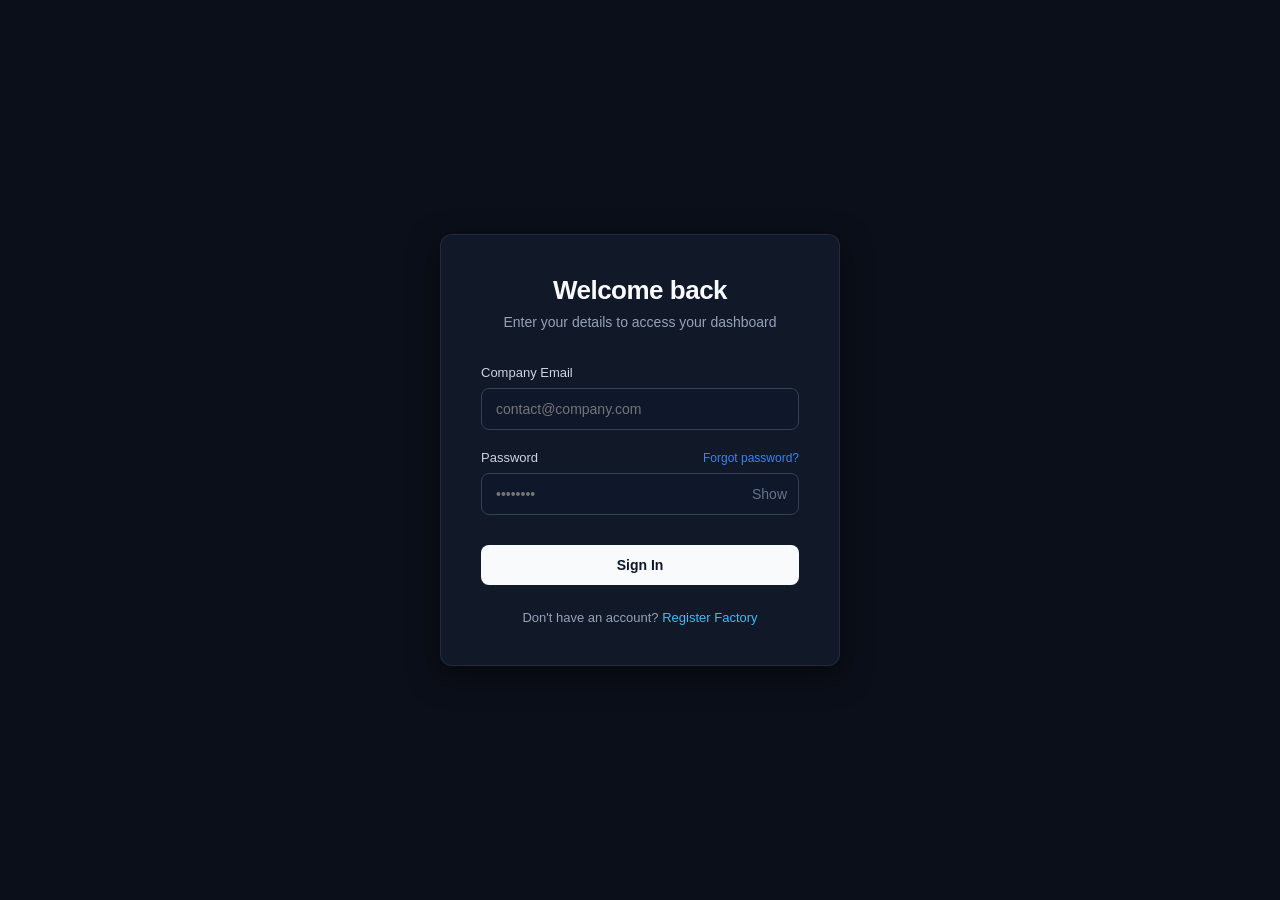
<file: renode/src/main/resources/static/login.html>
<!DOCTYPE html>
<html lang="en">
<head>
    <meta charset="UTF-8">
    <meta name="viewport" content="width=device-width, initial-scale=1.0">
    <title>ReNode | Secure Login</title>
    <link rel="icon" type="image/webp" href="images/renode.webp">

    <style>
        * { box-sizing: border-box; margin: 0; padding: 0; font-family: 'Inter', -apple-system, BlinkMacSystemFont, sans-serif; }
        body { background-color: #0b0f19; color: #f1f5f9; display: flex; justify-content: center; align-items: center; height: 100vh; }
        .auth-container { background-color: #111827; border: 1px solid rgba(255, 255, 255, 0.08); border-radius: 12px; padding: 40px; width: 100%; max-width: 400px; box-shadow: 0 10px 30px rgba(0, 0, 0, 0.5); }
        .auth-header { text-align: center; margin-bottom: 35px; }
        .auth-header h1 { font-size: 26px; font-weight: 700; color: #f8fafc; margin-bottom: 8px; letter-spacing: -0.5px; }
        .auth-header p { font-size: 14px; color: #94a3b8; }
        .input-group { margin-bottom: 20px; position: relative; }
        .label-row { display: flex; justify-content: space-between; align-items: center; margin-bottom: 8px; }
        .input-group label { font-size: 13px; font-weight: 500; color: #cbd5e1; }
        .forgot-link { font-size: 12px; color: #3b82f6; text-decoration: none; font-weight: 500; cursor: pointer; }
        .forgot-link:hover { text-decoration: underline; }
        .input-wrapper { position: relative; }
        .input-group input { width: 100%; padding: 12px 40px 12px 14px; background-color: #0f172a; border: 1px solid #334155; border-radius: 8px; color: white; font-size: 14px; transition: all 0.2s ease; }
        .input-group input:focus { outline: none; border-color: #3b82f6; }
        .toggle-password { position: absolute; right: 12px; top: 50%; transform: translateY(-50%); color: #64748b; cursor: pointer; font-size: 14px; user-select: none; }
        .btn-primary { width: 100%; background-color: #f8fafc; color: #0f172a; border: none; padding: 12px; border-radius: 8px; font-weight: 600; font-size: 14px; cursor: pointer; transition: all 0.2s; margin-top: 10px; }
        .btn-primary:hover { background-color: #e2e8f0; transform: translateY(-1px); }
        .btn-primary:disabled { background-color: #94a3b8; cursor: not-allowed; transform: none; }
        .toggle-link { text-align: center; margin-top: 25px; font-size: 13px; color: #94a3b8; }
        .toggle-link a { color: #38bdf8; text-decoration: none; font-weight: 500; }
        #toast { position: fixed; bottom: -60px; right: 20px; background: #1e293b; color: white; padding: 12px 20px; border-radius: 8px; font-size: 14px; font-weight: 500; display: flex; align-items: center; gap: 10px; box-shadow: 0 10px 25px rgba(0,0,0,0.5); transition: bottom 0.4s ease; border-left: 4px solid transparent; z-index: 2000; }
        #toast.show { bottom: 20px; }
        #toast.error { border-left-color: #ef4444; }
        #toast.success { border-left-color: #10b981; }
        #toast.info { border-left-color: #3b82f6; }
    </style>
</head>
<body>

<div class="auth-container">
    <div class="auth-header">
        <h1>Welcome back</h1>
        <p>Enter your details to access your dashboard</p>
    </div>

    <form id="loginForm">
        <div class="input-group">
            <div class="label-row">
                <label for="email">Company Email</label>
            </div>
            <input type="email" id="email" placeholder="contact@company.com" required>
        </div>

        <div class="input-group">
            <div class="label-row">
                <label for="password">Password</label>
                <a class="forgot-link" onclick="handleForgot()">Forgot password?</a>
            </div>
            <div class="input-wrapper">
                <input type="password" id="password" placeholder="••••••••" required>
                <span class="toggle-password" id="togglePassword">Show</span>
            </div>
        </div>

        <button type="submit" class="btn-primary" id="loginBtn">
            Sign In
        </button>
    </form>

    <div class="toggle-link">
        Don't have an account? <a href="register.html">Register Factory</a>
    </div>
</div>

<div id="toast">
    <span id="toast-msg">Notification message</span>
</div>

<script>
    // 🌟 NEW: Dynamic Environment Configuration
    const API_BASE_URL = (window.location.hostname === 'localhost' || window.location.hostname === '127.0.0.1')
        ? 'http://localhost:8080'
        : 'https://renode-1lbs.onrender.com';

    // Password Visibility Toggle Logic
    const togglePassword = document.getElementById('togglePassword');
    const passwordInput = document.getElementById('password');

    togglePassword.addEventListener('click', function () {
        const type = passwordInput.getAttribute('type') === 'password' ? 'text' : 'password';
        passwordInput.setAttribute('type', type);
        this.textContent = type === 'password' ? 'Show' : 'Hide';
    });

    // Toast Notification Logic
    function showToast(message, type) {
        const toast = document.getElementById('toast');
        const toastMsg = document.getElementById('toast-msg');

        toastMsg.innerText = message;
        toast.className = '';
        toast.classList.add('show', type);

        setTimeout(() => { toast.classList.remove('show'); }, 3500);
    }

    // Forgot Password Integration
    async function handleForgot() {
        const emailVal = document.getElementById('email').value;
        if(!emailVal) {
            showToast("Please enter your email first to reset password.", "error");
            return;
        }

        try {
            showToast("Sending reset instructions...", "info");
            const response = await fetch(`${API_BASE_URL}/api/companies/forgot-password`, {
                method: 'POST',
                headers: { 'Content-Type': 'application/json' },
                body: JSON.stringify({ email: emailVal })
            });

            if(response.ok) {
                const data = await response.json();
                showToast(data.message || "Password reset link sent if account exists.", "success");
            } else {
                showToast("Could not process request. Please try again.", "error");
            }
        } catch (error) {
            console.error("Forgot password error:", error);
            showToast("Server connection error.", "error");
        }
    }

    // Login Logic
    document.getElementById('loginForm').addEventListener('submit', async (e) => {
        e.preventDefault();

        const btn = document.getElementById('loginBtn');
        const originalBtnText = btn.innerText;

        btn.disabled = true;
        btn.innerText = 'Signing in...';

        const credentials = {
            email: document.getElementById('email').value,
            password: document.getElementById('password').value
        };

        try {
            const response = await fetch(`${API_BASE_URL}/api/companies/login`, {
                method: 'POST',
                headers: { 'Content-Type': 'application/json' },
                body: JSON.stringify(credentials)
            });

            if (response.ok) {
                const data = await response.json();

                localStorage.setItem("companyId", data.companyId);
                localStorage.setItem("companyName", data.companyName);
                localStorage.setItem("jwt_token", data.token);

                showToast("Login Successful! Redirecting...", "success");

                setTimeout(() => {
                    window.location.href = "dashboard.html";
                }, 1000);

            } else {
                const errText = await response.text();
                showToast("Login Failed: " + errText, "error");
                btn.disabled = false;
                btn.innerText = originalBtnText;
            }
        } catch (error) {
            console.error("Login error:", error);
            showToast("Server connection error. Is backend running?", "error");
            btn.disabled = false;
            btn.innerText = originalBtnText;
        }
    });
</script>
</body>
</html>
</file>
